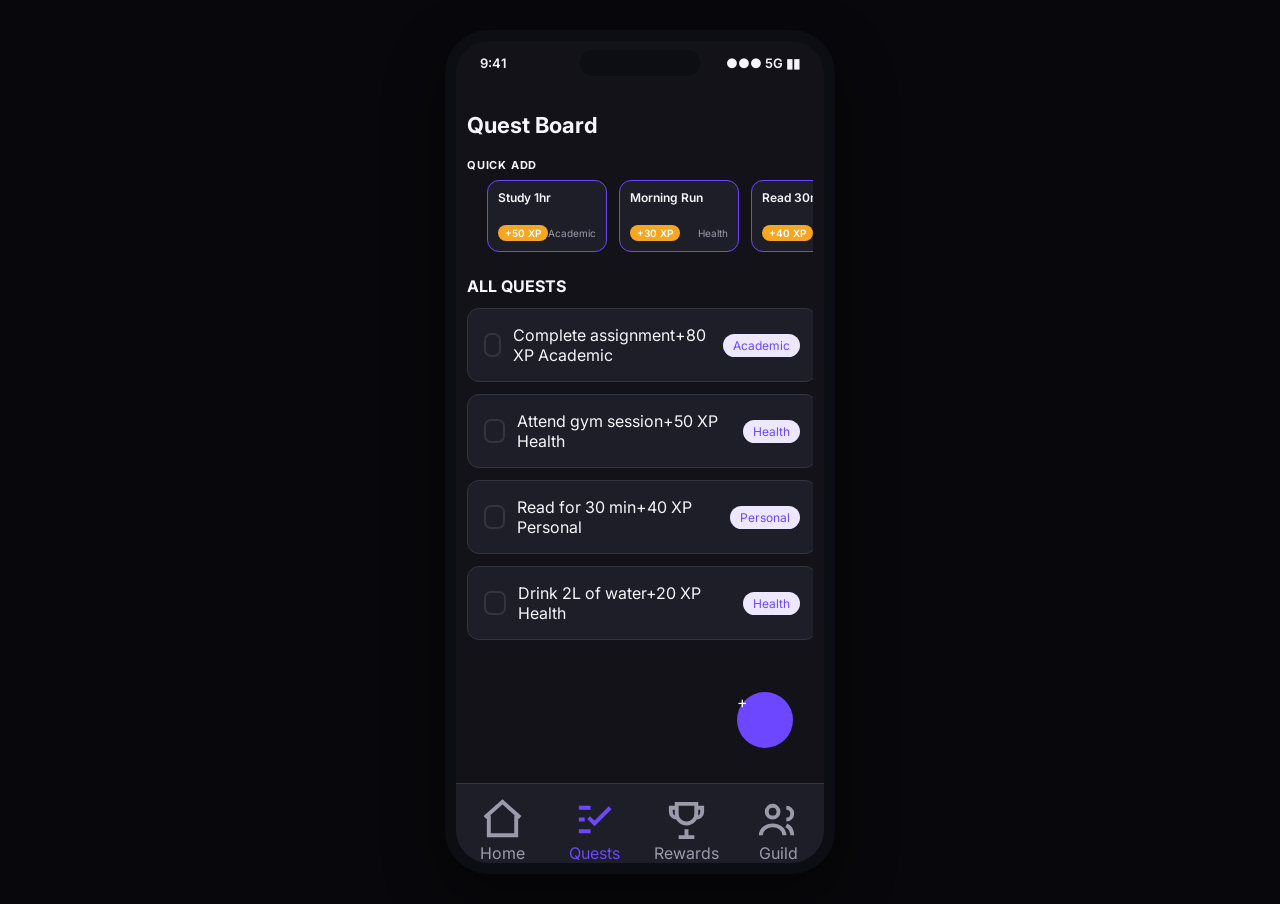
<file: screens/01_N1_Shortcuts.html>
<!DOCTYPE html>
<html lang="en">
<head>
<meta charset="UTF-8">
<meta name="viewport" content="width=device-width, initial-scale=1.0">
<title>LevelUpLife - Hi-Fi Prototype Screens</title>
<link rel="preconnect" href="https://fonts.googleapis.com">
<link rel="preconnect" href="https://fonts.gstatic.com" crossorigin>
<link href="https://fonts.googleapis.com/css2?family=Inter:wght@400;500;600;700&display=swap" rel="stylesheet">
<link rel="stylesheet" href="../styles.css">
</head><body style='background:#08080C;padding:30px;display:flex;justify-content:center;'><div class='board' style='padding:0;'><div class='screen-wrap'>
<div class="screen-wrap">
  <div class="phone" id="N1">
    <div class="notch"></div>
    <div class="statusbar"><span>9:41</span><span class="right">●●● 5G ▮▮</span></div>
    <div class="scr">
      <div class="pad" style="padding-top:16px;">
        <div class="title">Quest Board</div>
        <div class="sec-label" style="margin-top:20px;">QUICK ADD</div>
      </div>
      <!-- quick add row -->
      <div style="display:flex;gap:12px;overflow:hidden;padding:8px 20px 0;height:88px;">
        <div style="width:120px;height:72px;background:var(--surface);border:1.5px solid var(--purple-500);border-radius:12px;padding:10px;display:flex;flex-direction:column;justify-content:space-between;flex:none;">
          <div style="font-size:12px;font-weight:600;line-height:1.2;">Study 1hr</div>
          <div style="display:flex;justify-content:space-between;align-items:center;">
            <span style="background:var(--gold-400);color:#fff;font-size:10px;font-weight:600;padding:2px 7px;border-radius:10px;">+50 XP</span>
            <span style="font-size:10px;color:var(--text-secondary);">Academic</span>
          </div>
        </div>
        <div style="width:120px;height:72px;background:var(--surface);border:1.5px solid var(--purple-500);border-radius:12px;padding:10px;display:flex;flex-direction:column;justify-content:space-between;flex:none;">
          <div style="font-size:12px;font-weight:600;line-height:1.2;">Morning Run</div>
          <div style="display:flex;justify-content:space-between;align-items:center;">
            <span style="background:var(--gold-400);color:#fff;font-size:10px;font-weight:600;padding:2px 7px;border-radius:10px;">+30 XP</span>
            <span style="font-size:10px;color:var(--text-secondary);">Health</span>
          </div>
        </div>
        <div style="width:120px;height:72px;background:var(--surface);border:1.5px solid var(--purple-500);border-radius:12px;padding:10px;display:flex;flex-direction:column;justify-content:space-between;flex:none;">
          <div style="font-size:12px;font-weight:600;line-height:1.2;">Read 30min</div>
          <div style="display:flex;justify-content:space-between;align-items:center;">
            <span style="background:var(--gold-400);color:#fff;font-size:10px;font-weight:600;padding:2px 7px;border-radius:10px;">+40 XP</span>
            <span style="font-size:10px;color:var(--text-secondary);">Personal</span>
          </div>
        </div>
      </div>
      <div class="pad" style="margin-top:16px;"><div class="divider"></div></div>
      <div class="pad" style="margin-top:16px;"><div class="sec-header">ALL QUESTS</div></div>
      <div style="display:flex;flex-direction:column;gap:12px;margin-top:12px;">
        <div class="quest-card"><div class="checkbox"></div><div class="qc-mid"><span class="body-strong">Complete assignment</span><span class="qc-xp"><span class="gold">+80 XP</span> <span class="caption">Academic</span></span></div><span class="tag">Academic</span></div>
        <div class="quest-card"><div class="checkbox"></div><div class="qc-mid"><span class="body-strong">Attend gym session</span><span class="qc-xp"><span class="gold">+50 XP</span> <span class="caption">Health</span></span></div><span class="tag">Health</span></div>
        <div class="quest-card"><div class="checkbox"></div><div class="qc-mid"><span class="body-strong">Read for 30 min</span><span class="qc-xp"><span class="gold">+40 XP</span> <span class="caption">Personal</span></span></div><span class="tag">Personal</span></div>
        <div class="quest-card"><div class="checkbox"></div><div class="qc-mid"><span class="body-strong">Drink 2L of water</span><span class="qc-xp"><span class="gold">+20 XP</span> <span class="caption">Health</span></span></div><span class="tag">Health</span></div>
      </div>
      <div class="fab">+</div>
    </div>
    <div class="navbar">
      <div class="nav-tab"><svg viewBox="0 0 24 24" fill="none" stroke="currentColor" stroke-width="2"><path d="M3 11l9-8 9 8M5 10v10h14V10"/></svg><span>Home</span></div>
      <div class="nav-tab active"><svg viewBox="0 0 24 24" fill="none" stroke="currentColor" stroke-width="2"><path d="M9 11l3 3 8-8M4 6h6M4 12h3M4 18h6"/></svg><span>Quests</span></div>
      <div class="nav-tab"><svg viewBox="0 0 24 24" fill="none" stroke="currentColor" stroke-width="2"><path d="M8 21h8M12 17v4M7 4h10v5a5 5 0 01-10 0V4zM7 6H4v2a3 3 0 003 3M17 6h3v2a3 3 0 01-3 3"/></svg><span>Rewards</span></div>
      <div class="nav-tab"><svg viewBox="0 0 24 24" fill="none" stroke="currentColor" stroke-width="2"><circle cx="9" cy="8" r="3"/><path d="M3 20c0-3 3-5 6-5s6 2 6 5M16 6a3 3 0 010 6M19 20c0-2-1-4-3-5"/></svg><span>Guild</span></div>
    </div>
  </div>
  
</div>

</div></div></body></html>
</file>
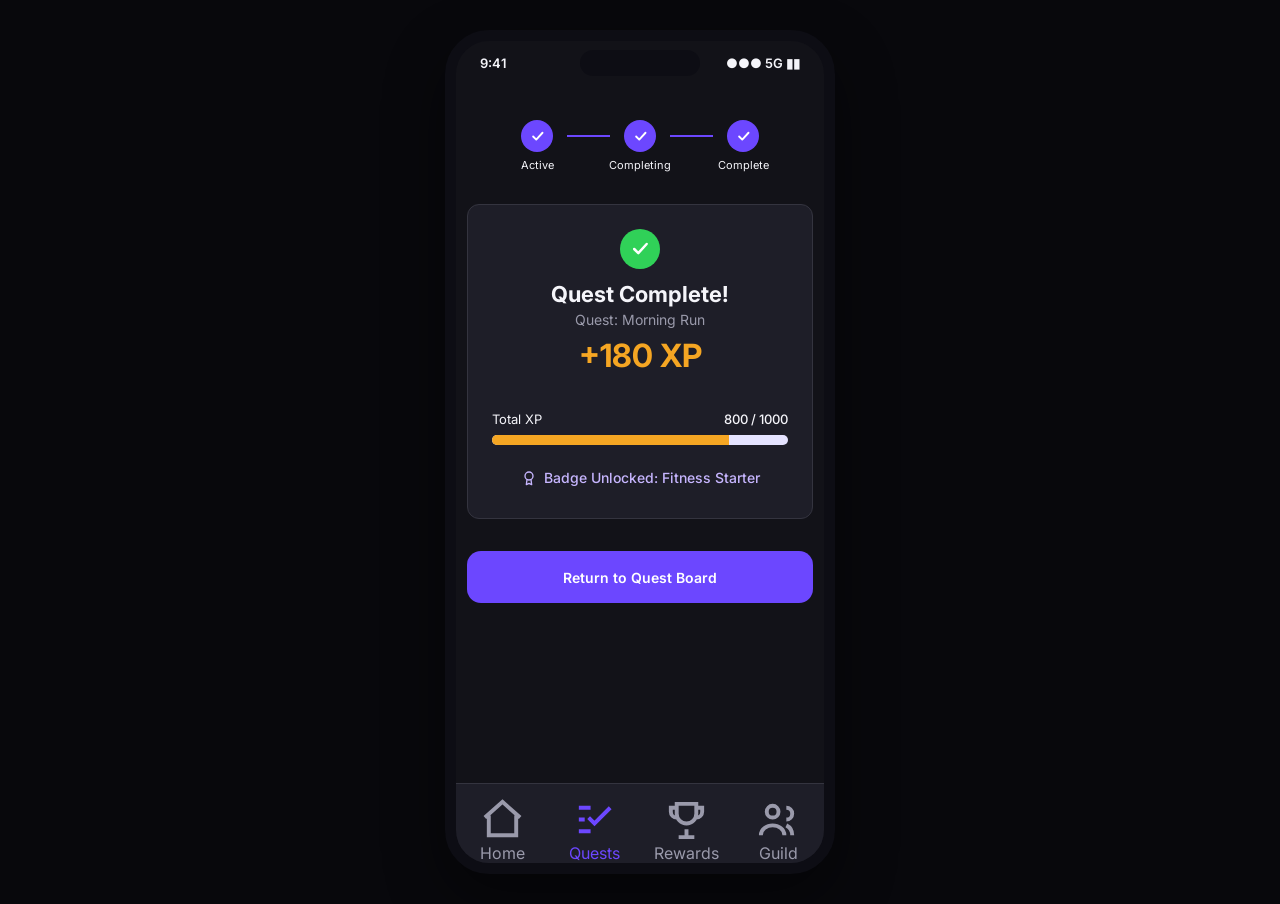
<file: screens/02_N2_Closure.html>
<!DOCTYPE html>
<html lang="en">
<head>
<meta charset="UTF-8">
<meta name="viewport" content="width=device-width, initial-scale=1.0">
<title>LevelUpLife - Hi-Fi Prototype Screens</title>
<link rel="preconnect" href="https://fonts.googleapis.com">
<link rel="preconnect" href="https://fonts.gstatic.com" crossorigin>
<link href="https://fonts.googleapis.com/css2?family=Inter:wght@400;500;600;700&display=swap" rel="stylesheet">
<link rel="stylesheet" href="../styles.css">
</head><body style='background:#08080C;padding:30px;display:flex;justify-content:center;'><div class='board' style='padding:0;'><div class='screen-wrap'>
<div class="screen-wrap">
  <div class="phone" id="N2">
    <div class="notch"></div>
    <div class="statusbar"><span>9:41</span><span class="right">●●● 5G ▮▮</span></div>
    <div class="scr">
      <!-- stepper -->
      <div style="display:flex;align-items:flex-start;justify-content:center;margin-top:24px;padding:0 40px;">
        <div style="display:flex;flex-direction:column;align-items:center;width:60px;">
          <div style="width:32px;height:32px;border-radius:50%;background:var(--purple-500);display:flex;align-items:center;justify-content:center;"><svg width="15" height="15" viewBox="0 0 24 24" fill="none" stroke="#fff" stroke-width="3" stroke-linecap="round" stroke-linejoin="round"><path d="M5 12l5 5L20 6"/></svg></div>
          <span style="font-size:11px;margin-top:6px;color:var(--text-primary);">Active</span>
        </div>
        <div style="height:32px;display:flex;align-items:center;flex:1;"><div style="height:2px;background:var(--purple-500);width:100%;"></div></div>
        <div style="display:flex;flex-direction:column;align-items:center;width:60px;">
          <div style="width:32px;height:32px;border-radius:50%;background:var(--purple-500);display:flex;align-items:center;justify-content:center;"><svg width="15" height="15" viewBox="0 0 24 24" fill="none" stroke="#fff" stroke-width="3" stroke-linecap="round" stroke-linejoin="round"><path d="M5 12l5 5L20 6"/></svg></div>
          <span style="font-size:11px;margin-top:6px;color:var(--text-primary);">Completing</span>
        </div>
        <div style="height:32px;display:flex;align-items:center;flex:1;"><div style="height:2px;background:var(--purple-500);width:100%;"></div></div>
        <div style="display:flex;flex-direction:column;align-items:center;width:60px;">
          <div style="width:32px;height:32px;border-radius:50%;background:var(--purple-500);display:flex;align-items:center;justify-content:center;"><svg width="15" height="15" viewBox="0 0 24 24" fill="none" stroke="#fff" stroke-width="3" stroke-linecap="round" stroke-linejoin="round"><path d="M5 12l5 5L20 6"/></svg></div>
          <span style="font-size:11px;margin-top:6px;color:var(--text-primary);">Complete</span>
        </div>
      </div>
      <!-- completion card -->
      <div class="pad" style="margin-top:32px;">
        <div style="background:var(--surface);border:1px solid var(--border);border-radius:12px;box-shadow:var(--shadow);padding:24px;display:flex;flex-direction:column;align-items:center;">
          <div style="width:40px;height:40px;border-radius:50%;background:var(--success);display:flex;align-items:center;justify-content:center;"><svg width="20" height="20" viewBox="0 0 24 24" fill="none" stroke="#fff" stroke-width="3" stroke-linecap="round" stroke-linejoin="round"><path d="M5 12l5 5L20 6"/></svg></div>
          <div style="font-size:22px;font-weight:700;margin-top:12px;">Quest Complete!</div>
          <div style="font-size:14px;color:var(--text-secondary);margin-top:4px;">Quest: Morning Run</div>
          <div style="font-size:32px;font-weight:700;color:var(--gold-400);margin-top:8px;">+180 XP</div>
          <div class="divider" style="margin:18px 0;"></div>
          <div style="width:100%;font-size:13px;color:var(--text-primary);display:flex;justify-content:space-between;margin-bottom:8px;"><span>Total XP</span><span style="font-weight:500;">800 / 1000</span></div>
          <div class="xpbar" style="width:100%;"><div class="fill" style="width:80%;"></div></div>
          <div style="background:var(--purple-tint);color:#C7B6FF;font-size:14px;font-weight:500;padding:8px 14px;border-radius:20px;margin-top:16px;display:inline-flex;align-items:center;gap:7px;"><svg width="16" height="16" viewBox="0 0 24 24" fill="none" stroke="#C7B6FF" stroke-width="2" stroke-linecap="round" stroke-linejoin="round"><circle cx="12" cy="9" r="6"/><path d="M9 14.5L8 22l4-2 4 2-1-7.5"/></svg>Badge Unlocked: Fitness Starter</div>
        </div>
        <div class="btn btn-primary" style="margin-top:32px;">Return to Quest Board</div>
      </div>
    </div>
    <div class="navbar">
      <div class="nav-tab"><svg viewBox="0 0 24 24" fill="none" stroke="currentColor" stroke-width="2"><path d="M3 11l9-8 9 8M5 10v10h14V10"/></svg><span>Home</span></div>
      <div class="nav-tab active"><svg viewBox="0 0 24 24" fill="none" stroke="currentColor" stroke-width="2"><path d="M9 11l3 3 8-8M4 6h6M4 12h3M4 18h6"/></svg><span>Quests</span></div>
      <div class="nav-tab"><svg viewBox="0 0 24 24" fill="none" stroke="currentColor" stroke-width="2"><path d="M8 21h8M12 17v4M7 4h10v5a5 5 0 01-10 0V4zM7 6H4v2a3 3 0 003 3M17 6h3v2a3 3 0 01-3 3"/></svg><span>Rewards</span></div>
      <div class="nav-tab"><svg viewBox="0 0 24 24" fill="none" stroke="currentColor" stroke-width="2"><circle cx="9" cy="8" r="3"/><path d="M3 20c0-3 3-5 6-5s6 2 6 5M16 6a3 3 0 010 6M19 20c0-2-1-4-3-5"/></svg><span>Guild</span></div>
    </div>
  </div>
  
</div>

</div></div></body></html>
</file>
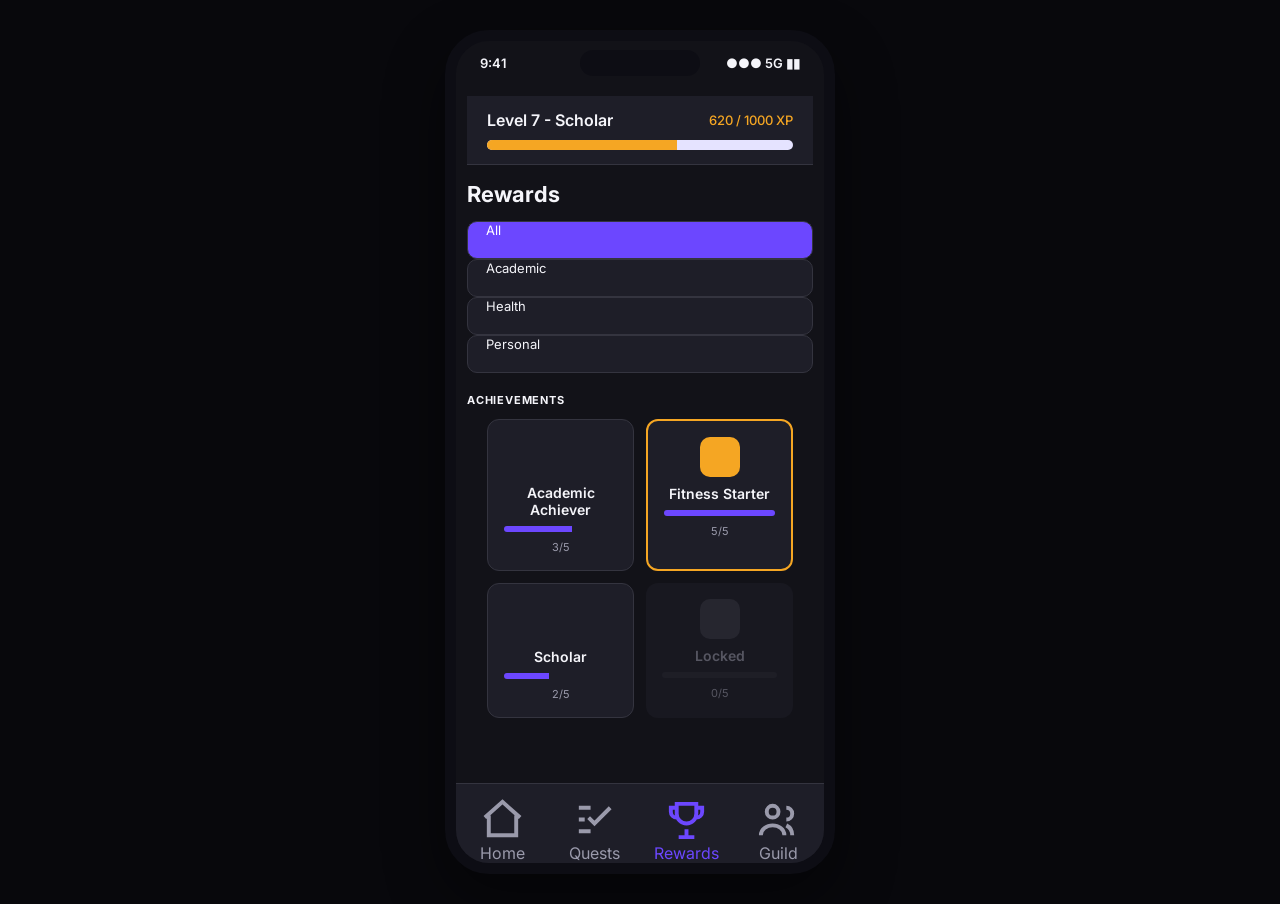
<file: screens/03_N3_MemoryLoad.html>
<!DOCTYPE html>
<html lang="en">
<head>
<meta charset="UTF-8">
<meta name="viewport" content="width=device-width, initial-scale=1.0">
<title>LevelUpLife - Hi-Fi Prototype Screens</title>
<link rel="preconnect" href="https://fonts.googleapis.com">
<link rel="preconnect" href="https://fonts.gstatic.com" crossorigin>
<link href="https://fonts.googleapis.com/css2?family=Inter:wght@400;500;600;700&display=swap" rel="stylesheet">
<link rel="stylesheet" href="../styles.css">
</head><body style='background:#08080C;padding:30px;display:flex;justify-content:center;'><div class='board' style='padding:0;'><div class='screen-wrap'>
<div class="screen-wrap">
  <div class="phone" id="N3">
    <div class="notch"></div>
    <div class="statusbar"><span>9:41</span><span class="right">●●● 5G ▮▮</span></div>
    <div class="scr">
      <!-- persistent XP header, flush -->
      <div style="background:var(--surface);border-bottom:1px solid var(--border);box-shadow:var(--shadow);padding:14px 20px;">
        <div style="display:flex;justify-content:space-between;align-items:center;">
          <span style="font-size:16px;font-weight:600;">Level 7 - Scholar</span>
          <span style="font-size:13px;font-weight:500;color:var(--gold-400);">620 / 1000 XP</span>
        </div>
        <div class="xpbar" style="width:100%;margin-top:10px;"><div class="fill" style="width:62%;"></div></div>
      </div>
      <div class="pad" style="margin-top:16px;"><div class="title">Rewards</div></div>
      <div class="pad filter-row" style="margin-top:14px;">
        <div class="pill active">All</div><div class="pill">Academic</div><div class="pill">Health</div><div class="pill">Personal</div>
      </div>
      <div class="pad" style="margin-top:20px;"><div class="sec-label">ACHIEVEMENTS</div></div>
      <!-- badge grid -->
      <div style="display:grid;grid-template-columns:1fr 1fr;gap:12px;padding:12px 20px 0;">
        <div style="background:var(--surface);border:1px solid var(--border);border-radius:12px;box-shadow:var(--shadow);padding:16px;display:flex;flex-direction:column;align-items:center;gap:8px;">
          <div style="width:40px;height:40px;border-radius:10px;background:var(--purple-tint);"></div>
          <div style="font-size:14px;font-weight:600;text-align:center;">Academic Achiever</div>
          <div class="xpbar" style="width:100%;height:6px;background:var(--purple-tint);"><div class="fill" style="width:60%;background:var(--purple-500);"></div></div>
          <div style="font-size:11px;color:var(--text-secondary);">3/5</div>
        </div>
        <div style="background:var(--surface);border-radius:12px;box-shadow:var(--shadow);padding:16px;display:flex;flex-direction:column;align-items:center;gap:8px;border:2px solid var(--gold-400);">
          <div style="width:40px;height:40px;border-radius:10px;background:var(--gold-400);"></div>
          <div style="font-size:14px;font-weight:600;text-align:center;">Fitness Starter</div>
          <div class="xpbar" style="width:100%;height:6px;background:var(--purple-tint);"><div class="fill" style="width:100%;background:var(--purple-500);"></div></div>
          <div style="font-size:11px;color:var(--text-secondary);">5/5</div>
        </div>
        <div style="background:var(--surface);border:1px solid var(--border);border-radius:12px;box-shadow:var(--shadow);padding:16px;display:flex;flex-direction:column;align-items:center;gap:8px;">
          <div style="width:40px;height:40px;border-radius:10px;background:var(--purple-tint);"></div>
          <div style="font-size:14px;font-weight:600;text-align:center;">Scholar</div>
          <div class="xpbar" style="width:100%;height:6px;background:var(--purple-tint);"><div class="fill" style="width:40%;background:var(--purple-500);"></div></div>
          <div style="font-size:11px;color:var(--text-secondary);">2/5</div>
        </div>
        <div style="background:var(--surface);border-radius:12px;box-shadow:var(--shadow);padding:16px;display:flex;flex-direction:column;align-items:center;gap:8px;opacity:.5;">
          <div style="width:40px;height:40px;border-radius:10px;background:#3A3A46;"></div>
          <div style="font-size:14px;font-weight:600;text-align:center;color:var(--text-secondary);">Locked</div>
          <div class="xpbar" style="width:100%;height:6px;background:#2A2A34;"><div class="fill" style="width:0%;"></div></div>
          <div style="font-size:11px;color:var(--text-secondary);">0/5</div>
        </div>
      </div>
    </div>
    <div class="navbar">
      <div class="nav-tab"><svg viewBox="0 0 24 24" fill="none" stroke="currentColor" stroke-width="2"><path d="M3 11l9-8 9 8M5 10v10h14V10"/></svg><span>Home</span></div>
      <div class="nav-tab"><svg viewBox="0 0 24 24" fill="none" stroke="currentColor" stroke-width="2"><path d="M9 11l3 3 8-8M4 6h6M4 12h3M4 18h6"/></svg><span>Quests</span></div>
      <div class="nav-tab active"><svg viewBox="0 0 24 24" fill="none" stroke="currentColor" stroke-width="2"><path d="M8 21h8M12 17v4M7 4h10v5a5 5 0 01-10 0V4zM7 6H4v2a3 3 0 003 3M17 6h3v2a3 3 0 01-3 3"/></svg><span>Rewards</span></div>
      <div class="nav-tab"><svg viewBox="0 0 24 24" fill="none" stroke="currentColor" stroke-width="2"><circle cx="9" cy="8" r="3"/><path d="M3 20c0-3 3-5 6-5s6 2 6 5M16 6a3 3 0 010 6M19 20c0-2-1-4-3-5"/></svg><span>Guild</span></div>
    </div>
  </div>
  
</div>

</div></div></body></html>
</file>
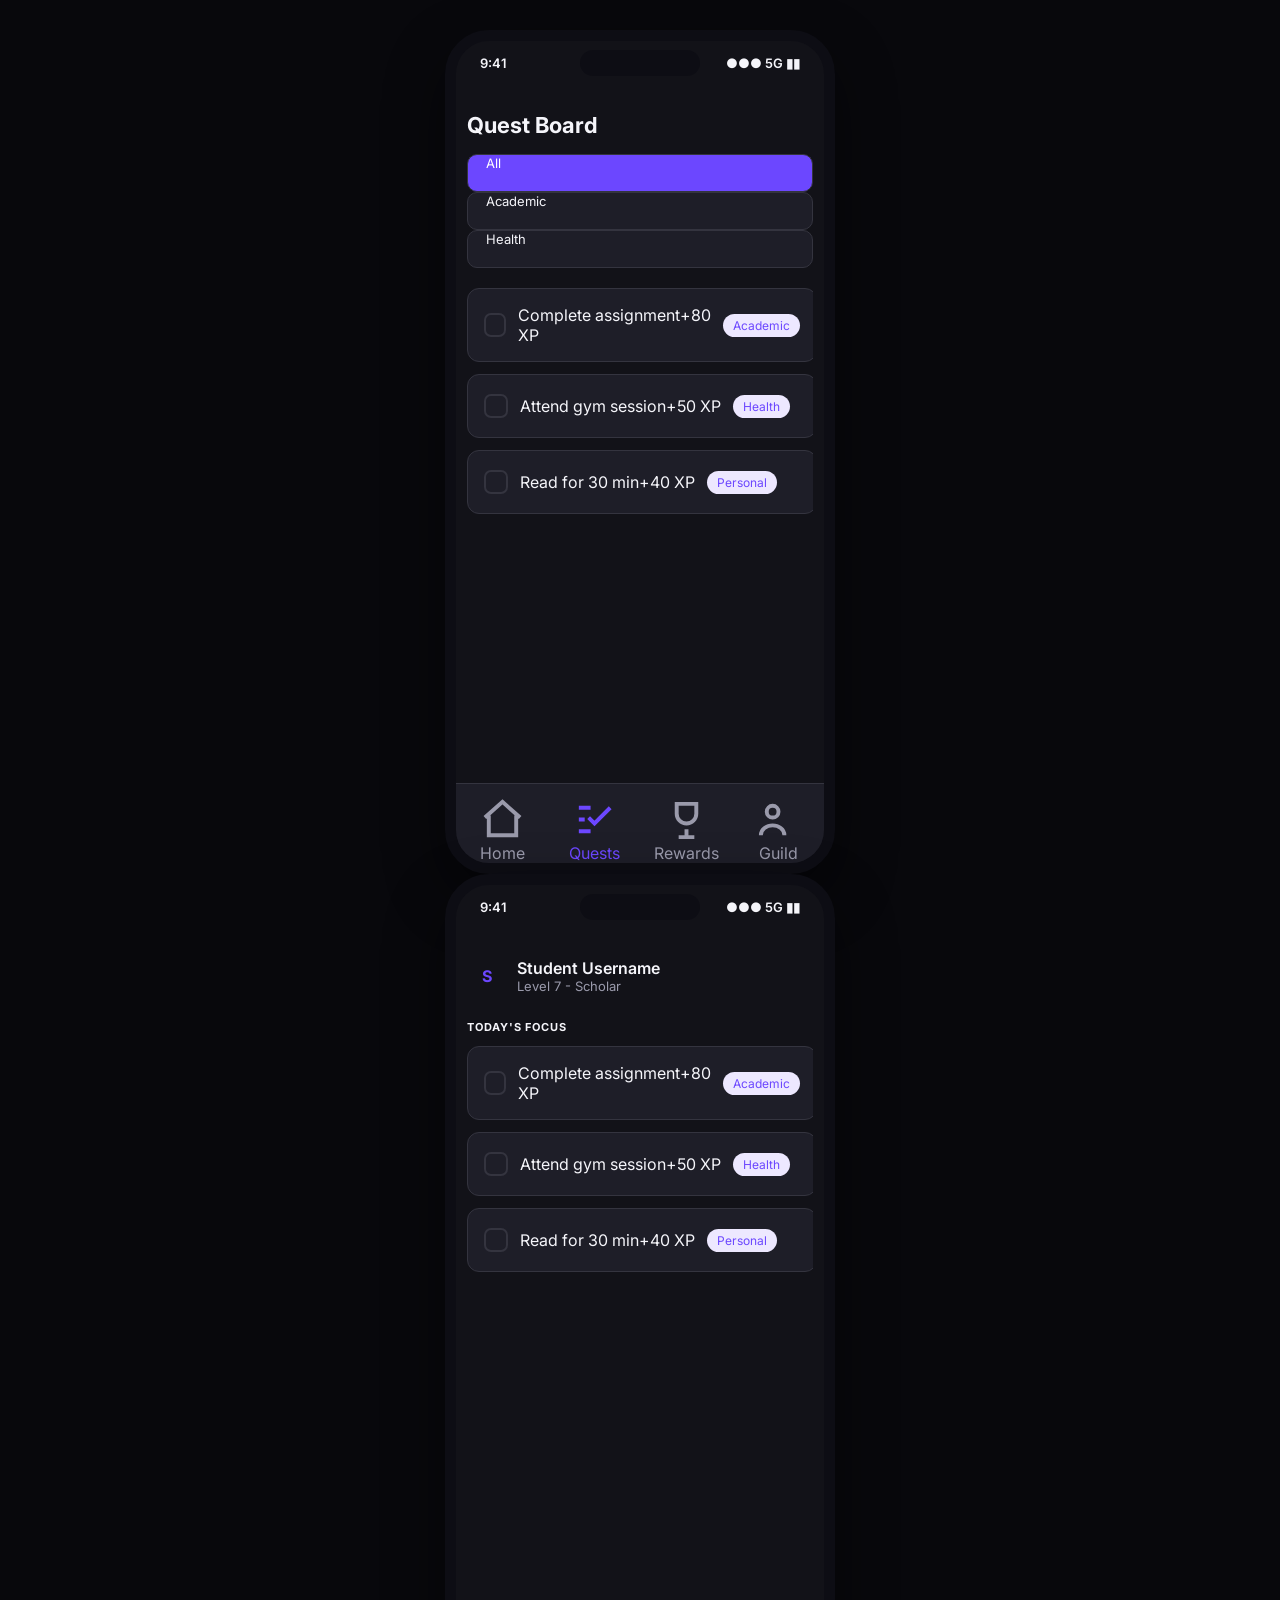
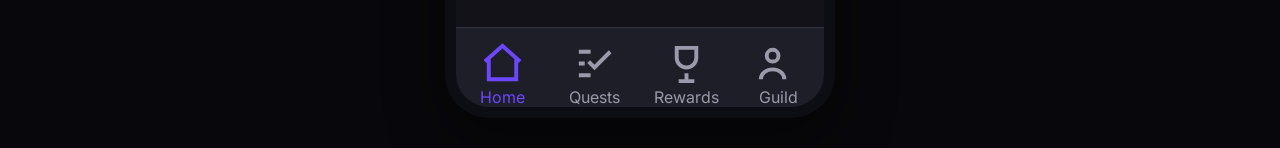
<file: screens/04_N4_Consistency.html>
<!DOCTYPE html>
<html lang="en">
<head>
<meta charset="UTF-8">
<meta name="viewport" content="width=device-width, initial-scale=1.0">
<title>LevelUpLife - Hi-Fi Prototype Screens</title>
<link rel="preconnect" href="https://fonts.googleapis.com">
<link rel="preconnect" href="https://fonts.gstatic.com" crossorigin>
<link href="https://fonts.googleapis.com/css2?family=Inter:wght@400;500;600;700&display=swap" rel="stylesheet">
<link rel="stylesheet" href="../styles.css">
</head><body style='background:#08080C;padding:30px;display:flex;justify-content:center;'><div class='board' style='padding:0;'><div class='screen-wrap'>
<div class="screen-wrap">
  <div class="pair">
    <!-- Frame A Quest Board -->
    <div class="phone small" id="N4A">
      <div class="notch"></div>
      <div class="statusbar"><span>9:41</span><span class="right">●●● 5G ▮▮</span></div>
      <div class="scr">
        <div class="pad" style="padding-top:16px;"><div class="title">Quest Board</div></div>
        <div class="pad filter-row" style="margin-top:16px;"><div class="pill active">All</div><div class="pill">Academic</div><div class="pill">Health</div></div>
        <div style="display:flex;flex-direction:column;gap:12px;margin-top:20px;">
          <div class="quest-card"><div class="checkbox"></div><div class="qc-mid"><span class="body-strong">Complete assignment</span><span class="qc-xp"><span class="gold">+80 XP</span></span></div><span class="tag">Academic</span></div>
          <div class="quest-card"><div class="checkbox checked"></div><div class="qc-mid"><span class="body-strong">Attend gym session</span><span class="qc-xp"><span class="gold">+50 XP</span></span></div><span class="tag">Health</span></div>
          <div class="quest-card"><div class="checkbox"></div><div class="qc-mid"><span class="body-strong">Read for 30 min</span><span class="qc-xp"><span class="gold">+40 XP</span></span></div><span class="tag">Personal</span></div>
        </div>
      </div>
      <div class="navbar">
        <div class="nav-tab"><svg viewBox="0 0 24 24" fill="none" stroke="currentColor" stroke-width="2"><path d="M3 11l9-8 9 8M5 10v10h14V10"/></svg><span>Home</span></div>
        <div class="nav-tab active"><svg viewBox="0 0 24 24" fill="none" stroke="currentColor" stroke-width="2"><path d="M9 11l3 3 8-8M4 6h6M4 12h3M4 18h6"/></svg><span>Quests</span></div>
        <div class="nav-tab"><svg viewBox="0 0 24 24" fill="none" stroke="currentColor" stroke-width="2"><path d="M8 21h8M12 17v4M7 4h10v5a5 5 0 01-10 0V4z"/></svg><span>Rewards</span></div>
        <div class="nav-tab"><svg viewBox="0 0 24 24" fill="none" stroke="currentColor" stroke-width="2"><circle cx="9" cy="8" r="3"/><path d="M3 20c0-3 3-5 6-5s6 2 6 5"/></svg><span>Guild</span></div>
      </div>
    </div>
    <!-- Frame B Home -->
    <div class="phone small" id="N4B">
      <div class="notch"></div>
      <div class="statusbar"><span>9:41</span><span class="right">●●● 5G ▮▮</span></div>
      <div class="scr">
        <div class="pad" style="padding-top:16px;display:flex;align-items:center;gap:10px;">
          <div style="width:40px;height:40px;border-radius:50%;background:var(--purple-tint);display:flex;align-items:center;justify-content:center;color:var(--purple-500);font-weight:700;">S</div>
          <div><div style="font-size:16px;font-weight:600;">Student Username</div><div style="font-size:13px;color:var(--text-secondary);">Level 7 - Scholar</div></div>
        </div>
        <div class="pad" style="margin-top:24px;"><div class="sec-label">TODAY'S FOCUS</div></div>
        <div style="display:flex;flex-direction:column;gap:12px;margin-top:12px;">
          <div class="quest-card"><div class="checkbox"></div><div class="qc-mid"><span class="body-strong">Complete assignment</span><span class="qc-xp"><span class="gold">+80 XP</span></span></div><span class="tag">Academic</span></div>
          <div class="quest-card"><div class="checkbox"></div><div class="qc-mid"><span class="body-strong">Attend gym session</span><span class="qc-xp"><span class="gold">+50 XP</span></span></div><span class="tag">Health</span></div>
          <div class="quest-card"><div class="checkbox"></div><div class="qc-mid"><span class="body-strong">Read for 30 min</span><span class="qc-xp"><span class="gold">+40 XP</span></span></div><span class="tag">Personal</span></div>
        </div>
      </div>
      <div class="navbar">
        <div class="nav-tab active"><svg viewBox="0 0 24 24" fill="none" stroke="currentColor" stroke-width="2"><path d="M3 11l9-8 9 8M5 10v10h14V10"/></svg><span>Home</span></div>
        <div class="nav-tab"><svg viewBox="0 0 24 24" fill="none" stroke="currentColor" stroke-width="2"><path d="M9 11l3 3 8-8M4 6h6M4 12h3M4 18h6"/></svg><span>Quests</span></div>
        <div class="nav-tab"><svg viewBox="0 0 24 24" fill="none" stroke="currentColor" stroke-width="2"><path d="M8 21h8M12 17v4M7 4h10v5a5 5 0 01-10 0V4z"/></svg><span>Rewards</span></div>
        <div class="nav-tab"><svg viewBox="0 0 24 24" fill="none" stroke="currentColor" stroke-width="2"><circle cx="9" cy="8" r="3"/><path d="M3 20c0-3 3-5 6-5s6 2 6 5"/></svg><span>Guild</span></div>
      </div>
    </div>
  </div>
  </div>

</div></div></body></html>
</file>
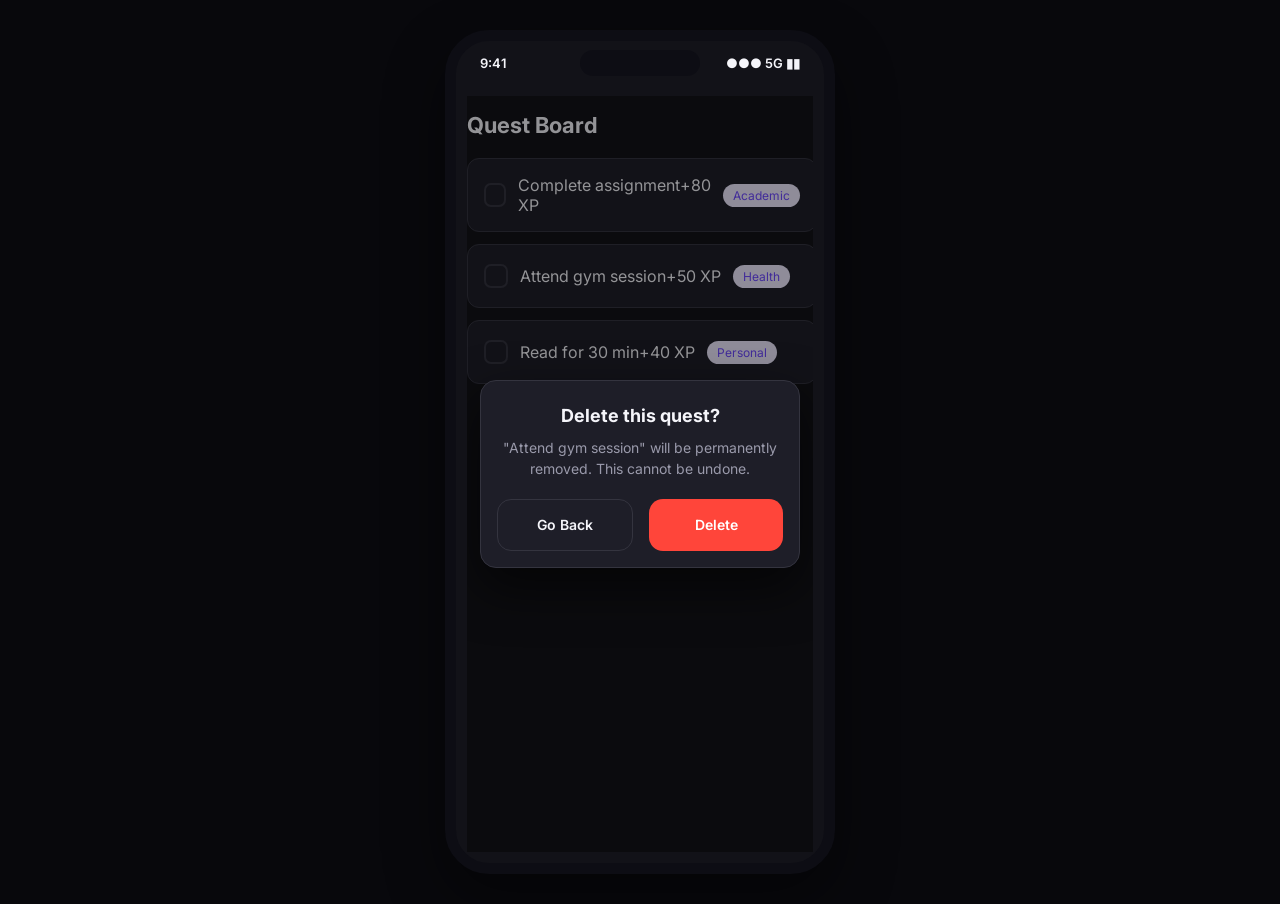
<file: screens/05_N5_PreventErrors.html>
<!DOCTYPE html>
<html lang="en">
<head>
<meta charset="UTF-8">
<meta name="viewport" content="width=device-width, initial-scale=1.0">
<title>LevelUpLife - Hi-Fi Prototype Screens</title>
<link rel="preconnect" href="https://fonts.googleapis.com">
<link rel="preconnect" href="https://fonts.gstatic.com" crossorigin>
<link href="https://fonts.googleapis.com/css2?family=Inter:wght@400;500;600;700&display=swap" rel="stylesheet">
<link rel="stylesheet" href="../styles.css">
</head><body style='background:#08080C;padding:30px;display:flex;justify-content:center;'><div class='board' style='padding:0;'><div class='screen-wrap'>
<div class="screen-wrap">
  <div class="phone" id="N5">
    <div class="notch"></div>
    <div class="statusbar"><span>9:41</span><span class="right">●●● 5G ▮▮</span></div>
    <div class="scr">
      <!-- dimmed quest board bg -->
      <div class="pad" style="padding-top:16px;"><div class="title">Quest Board</div></div>
      <div style="display:flex;flex-direction:column;gap:12px;margin-top:20px;">
        <div class="quest-card"><div class="checkbox"></div><div class="qc-mid"><span class="body-strong">Complete assignment</span><span class="qc-xp"><span class="gold">+80 XP</span></span></div><span class="tag">Academic</span></div>
        <div class="quest-card"><div class="checkbox"></div><div class="qc-mid"><span class="body-strong">Attend gym session</span><span class="qc-xp"><span class="gold">+50 XP</span></span></div><span class="tag">Health</span></div>
        <div class="quest-card"><div class="checkbox"></div><div class="qc-mid"><span class="body-strong">Read for 30 min</span><span class="qc-xp"><span class="gold">+40 XP</span></span></div><span class="tag">Personal</span></div>
      </div>
      <!-- dim overlay -->
      <div style="position:absolute;inset:0;background:rgba(0,0,0,.4);display:flex;align-items:center;justify-content:center;">
        <div style="width:320px;background:var(--surface);border:1px solid var(--border);border-radius:16px;box-shadow:0 20px 50px rgba(0,0,0,.6);padding:24px 16px 16px;display:flex;flex-direction:column;align-items:center;">
          <div style="font-size:18px;font-weight:700;text-align:center;">Delete this quest?</div>
          <div style="font-size:14px;color:var(--text-secondary);text-align:center;margin-top:12px;line-height:1.45;padding:0 4px;">"Attend gym session" will be permanently removed. This cannot be undone.</div>
          <div style="display:flex;gap:16px;margin-top:20px;width:100%;">
            <div class="btn btn-ghost" style="flex:1;width:auto;">Go Back</div>
            <div class="btn btn-danger" style="flex:1;border-radius:14px;">Delete</div>
          </div>
        </div>
      </div>
    </div>
  </div>
  </div>

</div></div></body></html>
</file>
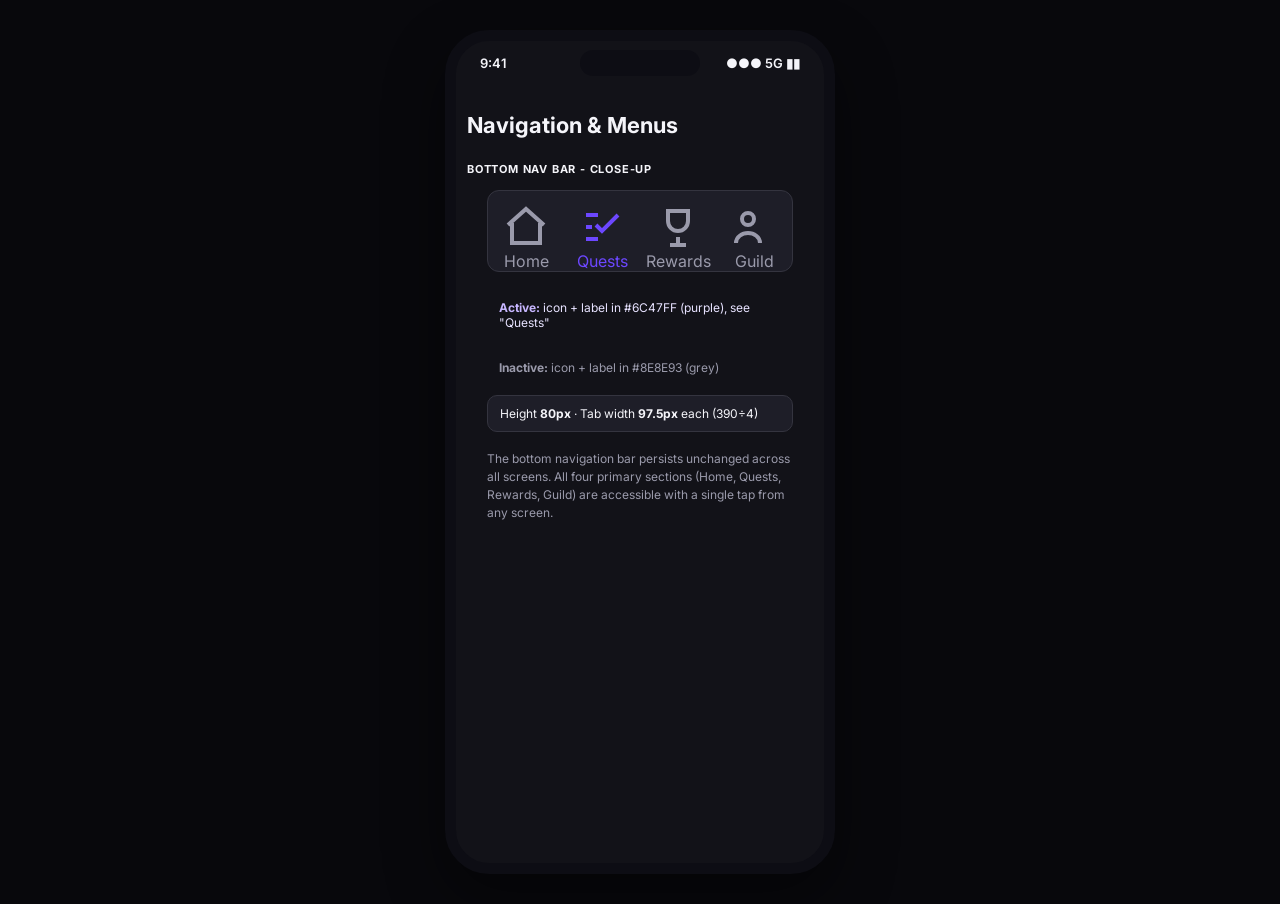
<file: screens/06_NAV_Navigation.html>
<!DOCTYPE html>
<html lang="en">
<head>
<meta charset="UTF-8">
<meta name="viewport" content="width=device-width, initial-scale=1.0">
<title>LevelUpLife - Hi-Fi Prototype Screens</title>
<link rel="preconnect" href="https://fonts.googleapis.com">
<link rel="preconnect" href="https://fonts.gstatic.com" crossorigin>
<link href="https://fonts.googleapis.com/css2?family=Inter:wght@400;500;600;700&display=swap" rel="stylesheet">
<link rel="stylesheet" href="../styles.css">
</head><body style='background:#08080C;padding:30px;display:flex;justify-content:center;'><div class='board' style='padding:0;'><div class='screen-wrap'>
<div class="screen-wrap">
  <div class="phone" id="NAV">
    <div class="notch"></div>
    <div class="statusbar"><span>9:41</span><span class="right">●●● 5G ▮▮</span></div>
    <div class="scr">
      <div class="pad" style="padding-top:16px;"><div class="title">Navigation & Menus</div></div>
      <!-- nav closeup -->
      <div class="pad" style="margin-top:24px;"><div class="sec-label">BOTTOM NAV BAR - CLOSE-UP</div></div>
      <div style="margin:14px 20px 0;background:var(--surface);border:1px solid var(--border);border-radius:12px;overflow:hidden;">
        <div style="display:flex;height:80px;">
          <div class="nav-tab"><svg viewBox="0 0 24 24" fill="none" stroke="currentColor" stroke-width="2"><path d="M3 11l9-8 9 8M5 10v10h14V10"/></svg><span>Home</span></div>
          <div class="nav-tab active"><svg viewBox="0 0 24 24" fill="none" stroke="currentColor" stroke-width="2"><path d="M9 11l3 3 8-8M4 6h6M4 12h3M4 18h6"/></svg><span>Quests</span></div>
          <div class="nav-tab"><svg viewBox="0 0 24 24" fill="none" stroke="currentColor" stroke-width="2"><path d="M8 21h8M12 17v4M7 4h10v5a5 5 0 01-10 0V4z"/></svg><span>Rewards</span></div>
          <div class="nav-tab"><svg viewBox="0 0 24 24" fill="none" stroke="currentColor" stroke-width="2"><circle cx="9" cy="8" r="3"/><path d="M3 20c0-3 3-5 6-5s6 2 6 5"/></svg><span>Guild</span></div>
        </div>
      </div>
      <!-- callouts -->
      <div style="margin:18px 20px 0;display:flex;flex-direction:column;gap:10px;">
        <div style="background:var(--purple-tint);border-radius:10px;padding:10px 12px;font-size:12px;color:#E7E2FF;"><b style="color:#C7B6FF;">Active:</b> icon + label in #6C47FF (purple), see "Quests"</div>
        <div style="background:var(--surface-2);border-radius:10px;padding:10px 12px;font-size:12px;color:var(--text-secondary);"><b>Inactive:</b> icon + label in #8E8E93 (grey)</div>
        <div style="background:var(--surface);border:1px solid var(--border);border-radius:10px;padding:10px 12px;font-size:12px;color:var(--text-primary);">Height <b>80px</b> · Tab width <b>97.5px</b> each (390÷4)</div>
      </div>
      <div style="margin:18px 20px 0;font-size:12px;color:var(--text-secondary);line-height:1.5;">The bottom navigation bar persists unchanged across all screens. All four primary sections (Home, Quests, Rewards, Guild) are accessible with a single tap from any screen.</div>
    </div>
  </div>
  
</div>

</div></div></body></html>
</file>
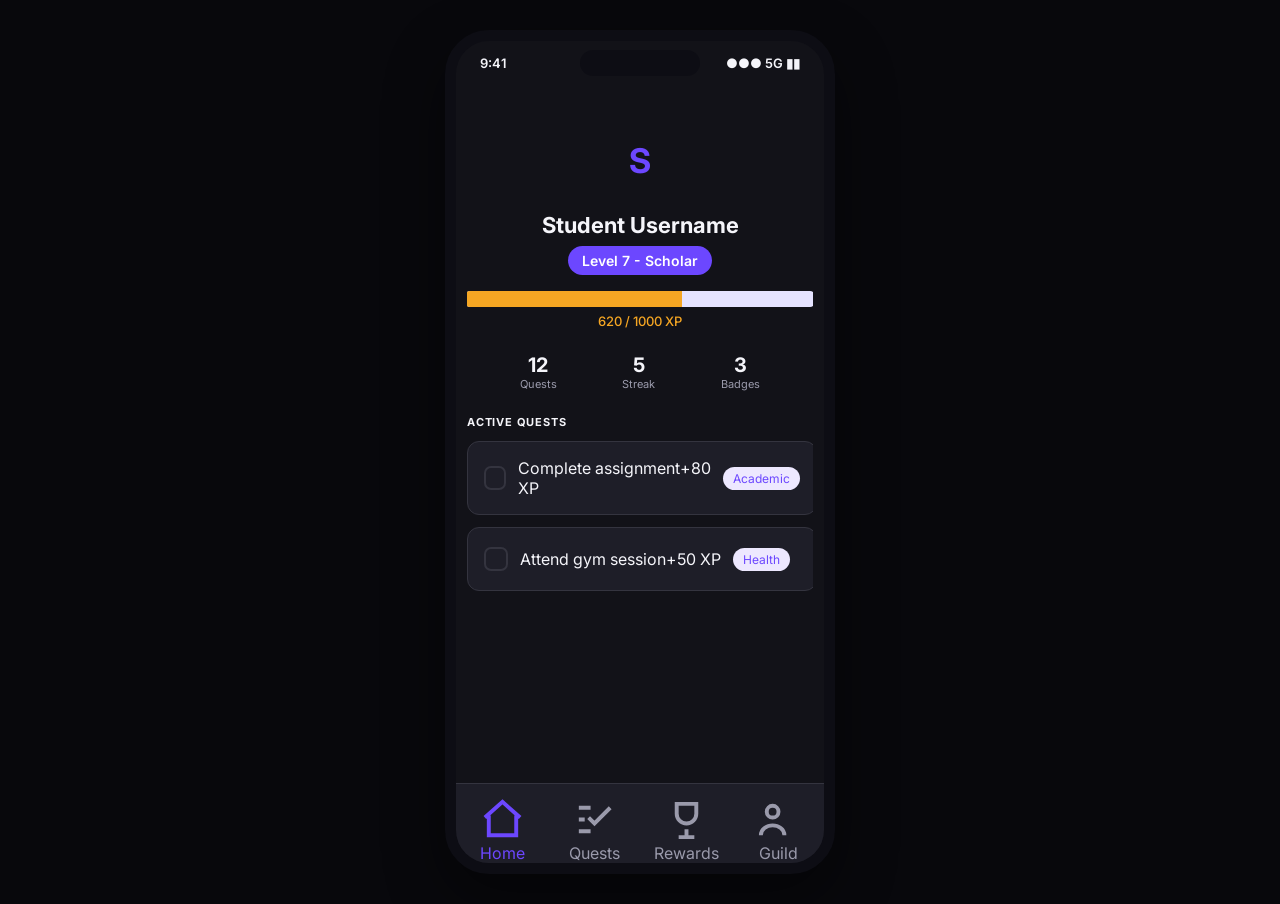
<file: screens/07_L1_Hierarchy.html>
<!DOCTYPE html>
<html lang="en">
<head>
<meta charset="UTF-8">
<meta name="viewport" content="width=device-width, initial-scale=1.0">
<title>LevelUpLife - Hi-Fi Prototype Screens</title>
<link rel="preconnect" href="https://fonts.googleapis.com">
<link rel="preconnect" href="https://fonts.gstatic.com" crossorigin>
<link href="https://fonts.googleapis.com/css2?family=Inter:wght@400;500;600;700&display=swap" rel="stylesheet">
<link rel="stylesheet" href="../styles.css">
</head><body style='background:#08080C;padding:30px;display:flex;justify-content:center;'><div class='board' style='padding:0;'><div class='screen-wrap'>
<div class="screen-wrap">
  <div class="phone" id="L1">
    <div class="notch"></div>
    <div class="statusbar"><span>9:41</span><span class="right">●●● 5G ▮▮</span></div>
    <div class="scr">
      <div style="display:flex;flex-direction:column;align-items:center;margin-top:24px;">
        <div style="width:80px;height:80px;border-radius:50%;background:var(--purple-tint);display:flex;align-items:center;justify-content:center;color:var(--purple-500);font-size:34px;font-weight:700;">S</div>
        <div style="font-size:22px;font-weight:700;margin-top:12px;">Student Username</div>
        <div style="background:var(--purple-500);color:#fff;font-size:14px;font-weight:600;padding:6px 14px;border-radius:20px;margin-top:8px;">Level 7 - Scholar</div>
        <div class="xpbar" style="width:350px;height:16px;margin-top:16px;"><div class="fill" style="width:62%;"></div></div>
        <div style="font-size:13px;font-weight:500;color:var(--gold-400);margin-top:6px;">620 / 1000 XP</div>
      </div>
      <div style="display:flex;justify-content:space-around;margin-top:24px;padding:0 20px;">
        <div style="text-align:center;"><div style="font-size:20px;font-weight:700;">12</div><div style="font-size:11px;color:var(--text-secondary);">Quests</div></div>
        <div style="text-align:center;"><div style="font-size:20px;font-weight:700;">5</div><div style="font-size:11px;color:var(--text-secondary);">Streak</div></div>
        <div style="text-align:center;"><div style="font-size:20px;font-weight:700;">3</div><div style="font-size:11px;color:var(--text-secondary);">Badges</div></div>
      </div>
      <div class="pad" style="margin-top:24px;"><div class="divider"></div></div>
      <div class="pad" style="margin-top:20px;"><div class="sec-label">ACTIVE QUESTS</div></div>
      <div style="display:flex;flex-direction:column;gap:12px;margin-top:12px;">
        <div class="quest-card"><div class="checkbox"></div><div class="qc-mid"><span class="body-strong">Complete assignment</span><span class="qc-xp"><span class="gold">+80 XP</span></span></div><span class="tag">Academic</span></div>
        <div class="quest-card"><div class="checkbox"></div><div class="qc-mid"><span class="body-strong">Attend gym session</span><span class="qc-xp"><span class="gold">+50 XP</span></span></div><span class="tag">Health</span></div>
      </div>
    </div>
    <div class="navbar">
      <div class="nav-tab active"><svg viewBox="0 0 24 24" fill="none" stroke="currentColor" stroke-width="2"><path d="M3 11l9-8 9 8M5 10v10h14V10"/></svg><span>Home</span></div>
      <div class="nav-tab"><svg viewBox="0 0 24 24" fill="none" stroke="currentColor" stroke-width="2"><path d="M9 11l3 3 8-8M4 6h6M4 12h3M4 18h6"/></svg><span>Quests</span></div>
      <div class="nav-tab"><svg viewBox="0 0 24 24" fill="none" stroke="currentColor" stroke-width="2"><path d="M8 21h8M12 17v4M7 4h10v5a5 5 0 01-10 0V4z"/></svg><span>Rewards</span></div>
      <div class="nav-tab"><svg viewBox="0 0 24 24" fill="none" stroke="currentColor" stroke-width="2"><circle cx="9" cy="8" r="3"/><path d="M3 20c0-3 3-5 6-5s6 2 6 5"/></svg><span>Guild</span></div>
    </div>
  </div>
  
</div>

</div></div></body></html>
</file>
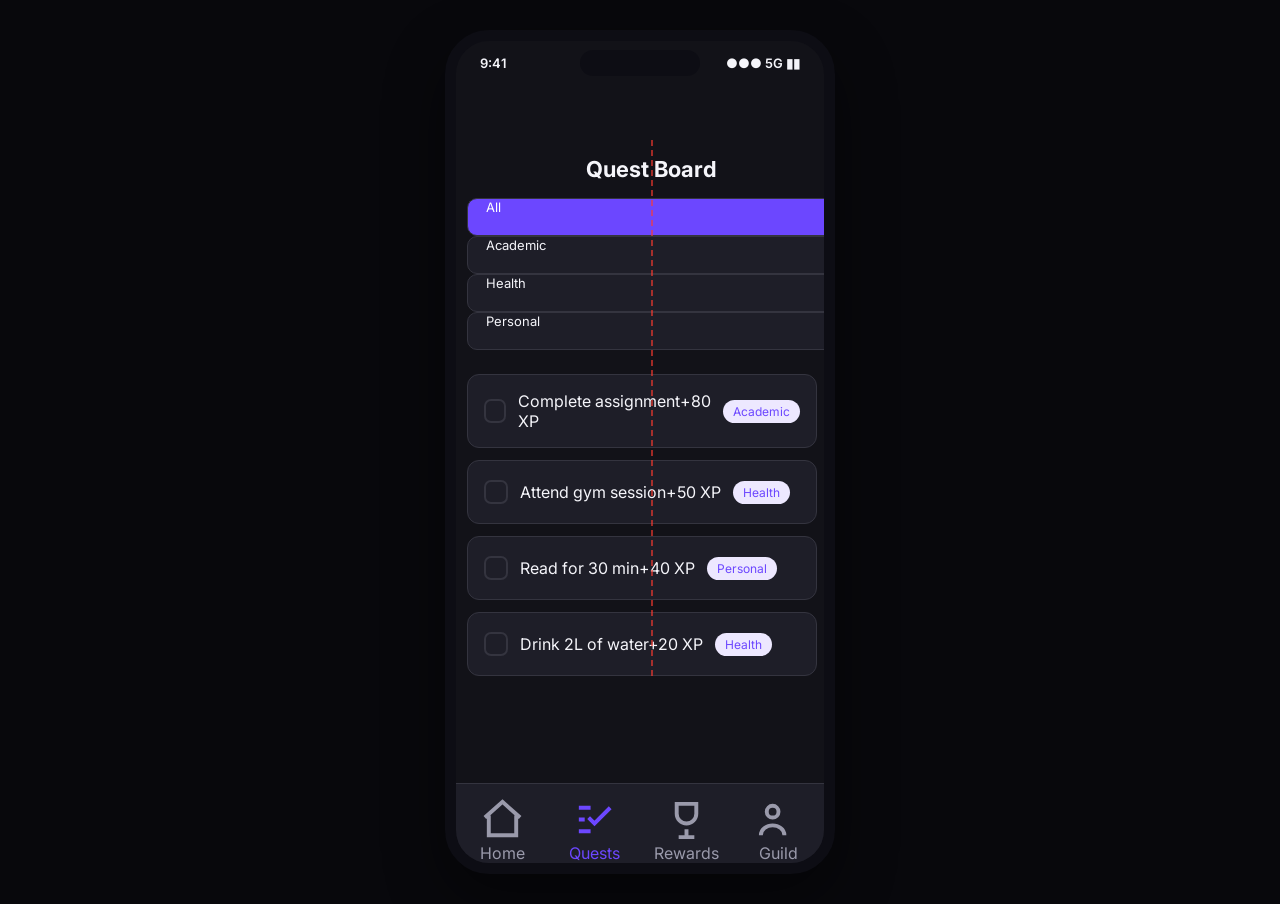
<file: screens/08_L2_Balance.html>
<!DOCTYPE html>
<html lang="en">
<head>
<meta charset="UTF-8">
<meta name="viewport" content="width=device-width, initial-scale=1.0">
<title>LevelUpLife - Hi-Fi Prototype Screens</title>
<link rel="preconnect" href="https://fonts.googleapis.com">
<link rel="preconnect" href="https://fonts.gstatic.com" crossorigin>
<link href="https://fonts.googleapis.com/css2?family=Inter:wght@400;500;600;700&display=swap" rel="stylesheet">
<link rel="stylesheet" href="../styles.css">
</head><body style='background:#08080C;padding:30px;display:flex;justify-content:center;'><div class='board' style='padding:0;'><div class='screen-wrap'>
<div class="screen-wrap">
  <div class="phone" id="L2">
    <div class="notch"></div>
    <div class="statusbar"><span>9:41</span><span class="right">●●● 5G ▮▮</span></div>
    <div class="scr" style="position:relative;">
      <div class="pad" style="padding-top:16px;"><div class="title" style="text-align:center;">Quest Board</div></div>
      <div class="pad filter-row" style="margin-top:16px;justify-content:space-between;"><div class="pill active">All</div><div class="pill">Academic</div><div class="pill">Health</div><div class="pill">Personal</div></div>
      <div style="display:flex;flex-direction:column;gap:12px;margin-top:24px;">
        <div class="quest-card"><div class="checkbox"></div><div class="qc-mid"><span class="body-strong">Complete assignment</span><span class="qc-xp"><span class="gold">+80 XP</span></span></div><span class="tag">Academic</span></div>
        <div class="quest-card"><div class="checkbox"></div><div class="qc-mid"><span class="body-strong">Attend gym session</span><span class="qc-xp"><span class="gold">+50 XP</span></span></div><span class="tag">Health</span></div>
        <div class="quest-card"><div class="checkbox"></div><div class="qc-mid"><span class="body-strong">Read for 30 min</span><span class="qc-xp"><span class="gold">+40 XP</span></span></div><span class="tag">Personal</span></div>
        <div class="quest-card"><div class="checkbox"></div><div class="qc-mid"><span class="body-strong">Drink 2L of water</span><span class="qc-xp"><span class="gold">+20 XP</span></span></div><span class="tag">Health</span></div>
      </div>
      <!-- centre line -->
      <div style="position:absolute;top:0;bottom:0;left:50%;width:0;border-left:2px dashed rgba(255,59,48,.6);"></div>
    </div>
    <div class="navbar">
      <div class="nav-tab"><svg viewBox="0 0 24 24" fill="none" stroke="currentColor" stroke-width="2"><path d="M3 11l9-8 9 8M5 10v10h14V10"/></svg><span>Home</span></div>
      <div class="nav-tab active"><svg viewBox="0 0 24 24" fill="none" stroke="currentColor" stroke-width="2"><path d="M9 11l3 3 8-8M4 6h6M4 12h3M4 18h6"/></svg><span>Quests</span></div>
      <div class="nav-tab"><svg viewBox="0 0 24 24" fill="none" stroke="currentColor" stroke-width="2"><path d="M8 21h8M12 17v4M7 4h10v5a5 5 0 01-10 0V4z"/></svg><span>Rewards</span></div>
      <div class="nav-tab"><svg viewBox="0 0 24 24" fill="none" stroke="currentColor" stroke-width="2"><circle cx="9" cy="8" r="3"/><path d="M3 20c0-3 3-5 6-5s6 2 6 5"/></svg><span>Guild</span></div>
    </div>
  </div>
  
</div>

</div></div></body></html>
</file>
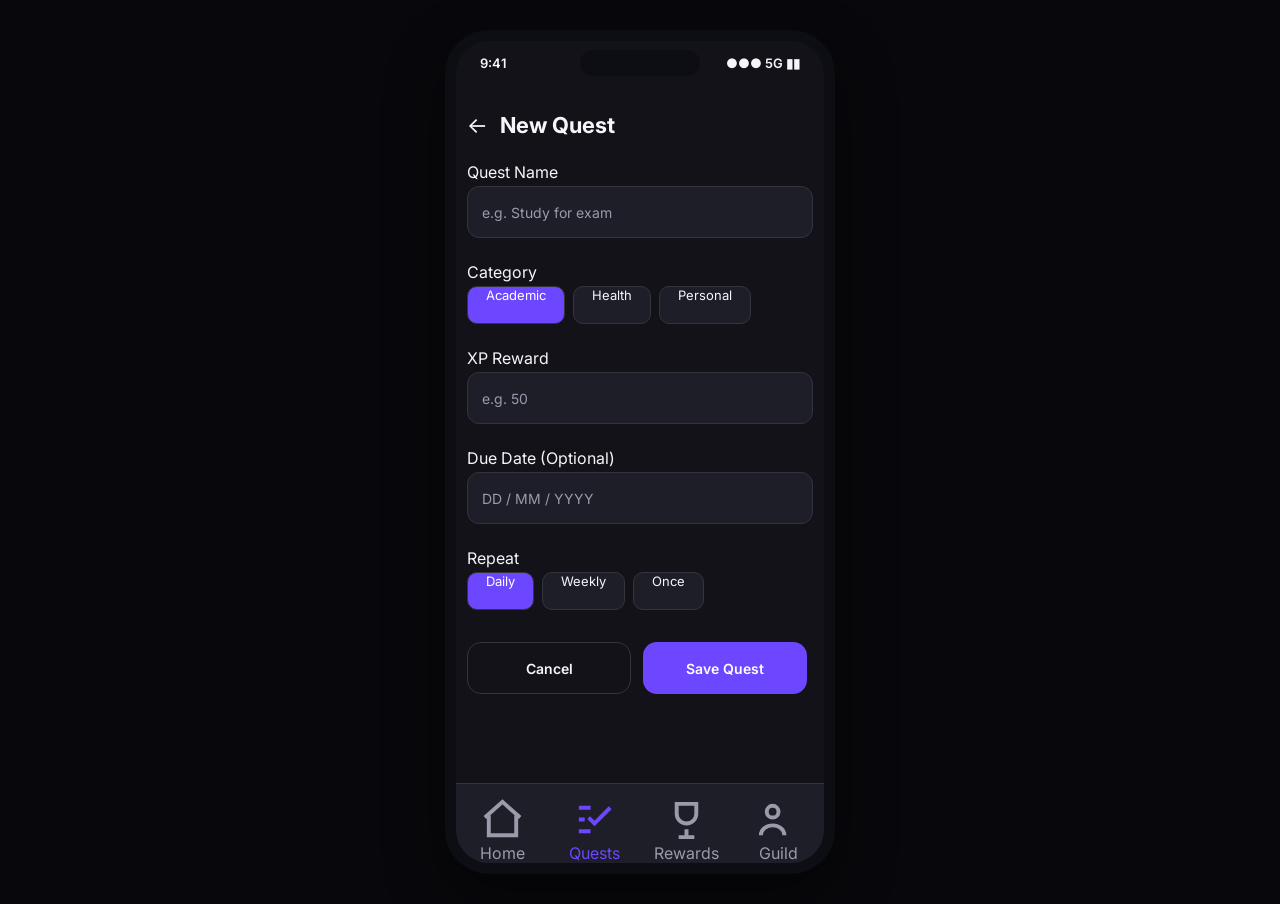
<file: screens/09_L3_Proximity.html>
<!DOCTYPE html>
<html lang="en">
<head>
<meta charset="UTF-8">
<meta name="viewport" content="width=device-width, initial-scale=1.0">
<title>LevelUpLife - Hi-Fi Prototype Screens</title>
<link rel="preconnect" href="https://fonts.googleapis.com">
<link rel="preconnect" href="https://fonts.gstatic.com" crossorigin>
<link href="https://fonts.googleapis.com/css2?family=Inter:wght@400;500;600;700&display=swap" rel="stylesheet">
<link rel="stylesheet" href="../styles.css">
</head><body style='background:#08080C;padding:30px;display:flex;justify-content:center;'><div class='board' style='padding:0;'><div class='screen-wrap'>
<div class="screen-wrap">
  <div class="phone" id="L3">
    <div class="notch"></div>
    <div class="statusbar"><span>9:41</span><span class="right">●●● 5G ▮▮</span></div>
    <div class="scr">
      <div class="pad" style="padding-top:16px;display:flex;align-items:center;gap:12px;">
        <span style="font-size:22px;">←</span><div class="title">New Quest</div>
      </div>
      <div class="pad" style="margin-top:24px;display:flex;flex-direction:column;gap:24px;">
        <!-- Group A -->
        <div style="display:flex;flex-direction:column;gap:4px;">
          <span class="form-label">Quest Name</span>
          <div style="height:52px;background:var(--surface);border:1px solid var(--border);border-radius:12px;display:flex;align-items:center;padding:0 14px;color:var(--text-secondary);font-size:14px;">e.g. Study for exam</div>
        </div>
        <!-- Group B -->
        <div style="display:flex;flex-direction:column;gap:4px;">
          <span class="form-label">Category</span>
          <div style="display:flex;gap:8px;"><div class="pill active">Academic</div><div class="pill">Health</div><div class="pill">Personal</div></div>
        </div>
        <!-- Group C -->
        <div style="display:flex;flex-direction:column;gap:4px;">
          <span class="form-label">XP Reward</span>
          <div style="height:52px;background:var(--surface);border:1px solid var(--border);border-radius:12px;display:flex;align-items:center;padding:0 14px;color:var(--text-secondary);font-size:14px;">e.g. 50</div>
        </div>
        <!-- Group D -->
        <div style="display:flex;flex-direction:column;gap:4px;">
          <span class="form-label">Due Date (Optional)</span>
          <div style="height:52px;background:var(--surface);border:1px solid var(--border);border-radius:12px;display:flex;align-items:center;padding:0 14px;color:var(--text-secondary);font-size:14px;">DD / MM / YYYY</div>
        </div>
        <!-- Group E -->
        <div style="display:flex;flex-direction:column;gap:4px;">
          <span class="form-label">Repeat</span>
          <div style="display:flex;gap:8px;"><div class="pill active">Daily</div><div class="pill">Weekly</div><div class="pill">Once</div></div>
        </div>
        <!-- actions -->
        <div style="display:flex;gap:12px;margin-top:8px;">
          <div class="btn btn-ghost" style="width:164px;">Cancel</div>
          <div class="btn btn-primary" style="width:164px;">Save Quest</div>
        </div>
      </div>
    </div>
    <div class="navbar">
      <div class="nav-tab"><svg viewBox="0 0 24 24" fill="none" stroke="currentColor" stroke-width="2"><path d="M3 11l9-8 9 8M5 10v10h14V10"/></svg><span>Home</span></div>
      <div class="nav-tab active"><svg viewBox="0 0 24 24" fill="none" stroke="currentColor" stroke-width="2"><path d="M9 11l3 3 8-8M4 6h6M4 12h3M4 18h6"/></svg><span>Quests</span></div>
      <div class="nav-tab"><svg viewBox="0 0 24 24" fill="none" stroke="currentColor" stroke-width="2"><path d="M8 21h8M12 17v4M7 4h10v5a5 5 0 01-10 0V4z"/></svg><span>Rewards</span></div>
      <div class="nav-tab"><svg viewBox="0 0 24 24" fill="none" stroke="currentColor" stroke-width="2"><circle cx="9" cy="8" r="3"/><path d="M3 20c0-3 3-5 6-5s6 2 6 5"/></svg><span>Guild</span></div>
    </div>
  </div>
  
</div>

</div></div></body></html>
</file>
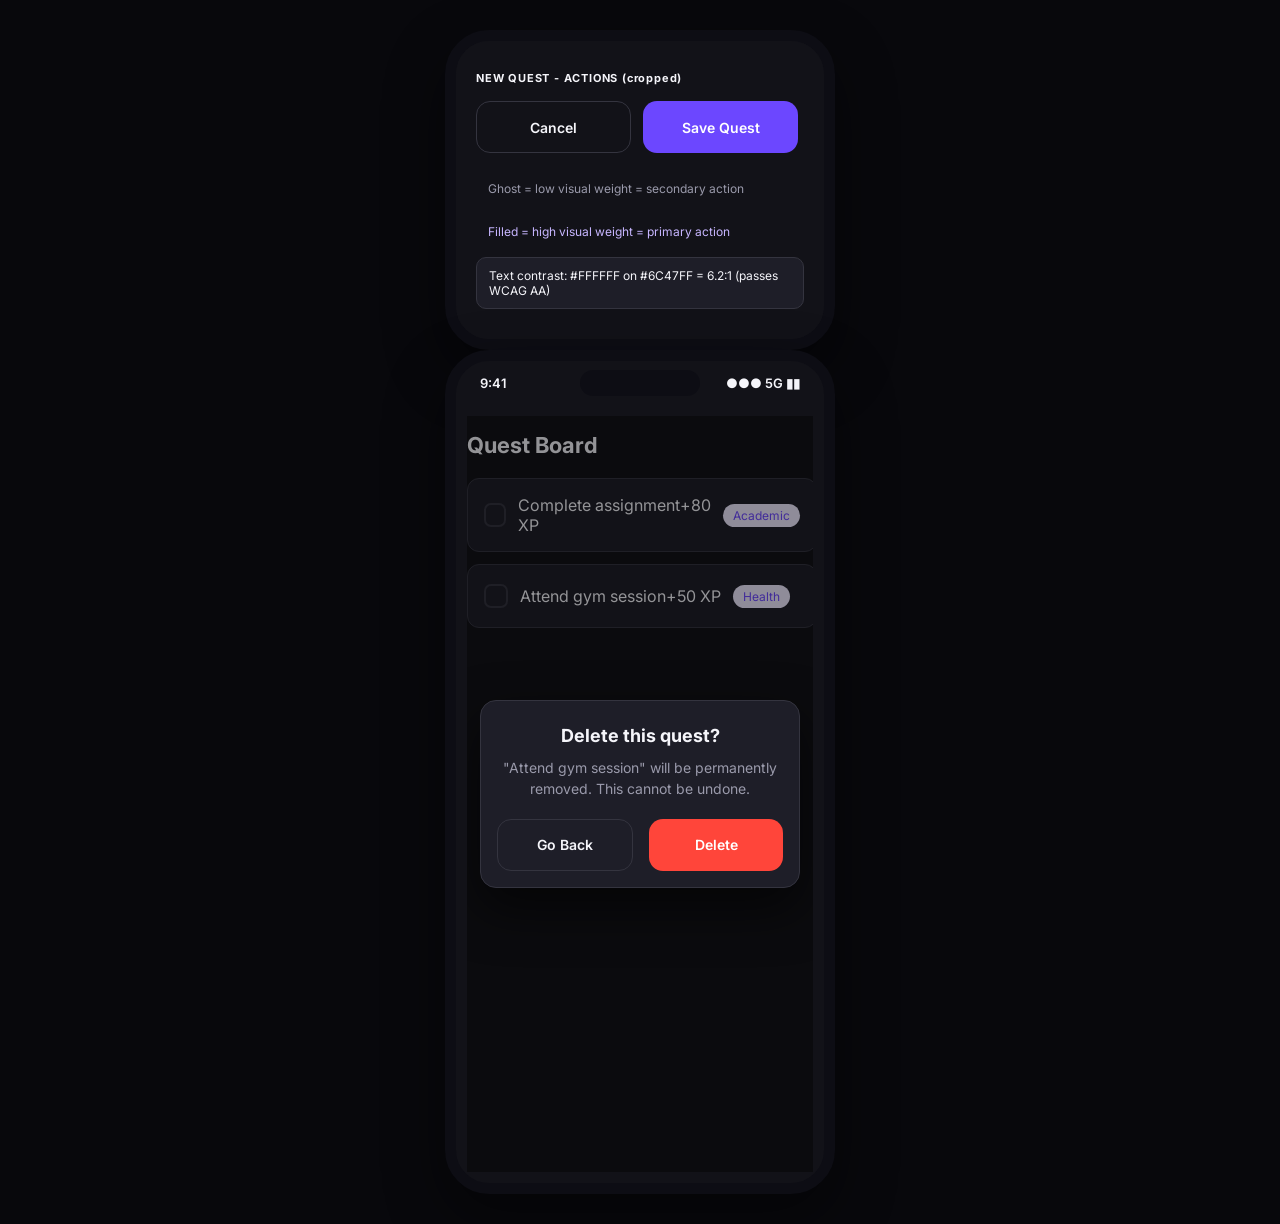
<file: screens/10_L4_Contrast.html>
<!DOCTYPE html>
<html lang="en">
<head>
<meta charset="UTF-8">
<meta name="viewport" content="width=device-width, initial-scale=1.0">
<title>LevelUpLife - Hi-Fi Prototype Screens</title>
<link rel="preconnect" href="https://fonts.googleapis.com">
<link rel="preconnect" href="https://fonts.gstatic.com" crossorigin>
<link href="https://fonts.googleapis.com/css2?family=Inter:wght@400;500;600;700&display=swap" rel="stylesheet">
<link rel="stylesheet" href="../styles.css">
</head><body style='background:#08080C;padding:30px;display:flex;justify-content:center;'><div class='board' style='padding:0;'><div class='screen-wrap'>
<div class="screen-wrap">
  <div class="pair">
    <!-- Frame A cropped CTA -->
    <div class="phone small" id="L4A" style="height:auto;min-height:300px;">
      <div style="padding:30px 20px;background:var(--bg-app);border-radius:30px;">
        <div class="sec-label" style="margin-bottom:16px;">NEW QUEST - ACTIONS (cropped)</div>
        <div style="display:flex;gap:12px;">
          <div class="btn btn-ghost" style="width:155px;">Cancel</div>
          <div class="btn btn-primary" style="width:155px;">Save Quest</div>
        </div>
        <div style="margin-top:18px;background:var(--surface-2);border-radius:10px;padding:10px 12px;font-size:12px;color:var(--text-secondary);">Ghost = low visual weight = secondary action</div>
        <div style="margin-top:8px;background:var(--purple-tint);border-radius:10px;padding:10px 12px;font-size:12px;color:#C7B6FF;">Filled = high visual weight = primary action</div>
        <div style="margin-top:8px;background:var(--surface);border:1px solid var(--border);border-radius:10px;padding:10px 12px;font-size:12px;color:var(--text-primary);">Text contrast: #FFFFFF on #6C47FF = 6.2:1 (passes WCAG AA)</div>
      </div>
    </div>
    <!-- Frame B delete modal -->
    <div class="phone small" id="L4B">
      <div class="notch"></div>
      <div class="statusbar"><span>9:41</span><span class="right">●●● 5G ▮▮</span></div>
      <div class="scr">
        <div class="pad" style="padding-top:16px;"><div class="title">Quest Board</div></div>
        <div style="display:flex;flex-direction:column;gap:12px;margin-top:20px;">
          <div class="quest-card"><div class="checkbox"></div><div class="qc-mid"><span class="body-strong">Complete assignment</span><span class="qc-xp"><span class="gold">+80 XP</span></span></div><span class="tag">Academic</span></div>
          <div class="quest-card"><div class="checkbox"></div><div class="qc-mid"><span class="body-strong">Attend gym session</span><span class="qc-xp"><span class="gold">+50 XP</span></span></div><span class="tag">Health</span></div>
        </div>
        <div style="position:absolute;inset:0;background:rgba(0,0,0,.4);display:flex;align-items:center;justify-content:center;">
          <div style="width:320px;background:var(--surface);border:1px solid var(--border);border-radius:16px;box-shadow:0 20px 50px rgba(0,0,0,.6);padding:24px 16px 16px;display:flex;flex-direction:column;align-items:center;">
            <div style="font-size:18px;font-weight:700;text-align:center;">Delete this quest?</div>
            <div style="font-size:14px;color:var(--text-secondary);text-align:center;margin-top:12px;line-height:1.45;">"Attend gym session" will be permanently removed. This cannot be undone.</div>
            <div style="display:flex;gap:16px;margin-top:20px;width:100%;">
              <div class="btn btn-ghost" style="flex:1;width:auto;">Go Back</div>
              <div class="btn btn-danger" style="flex:1;border-radius:14px;">Delete</div>
            </div>
          </div>
        </div>
      </div>
    </div>
  </div>
  </div>

</div></div></body></html>
</file>
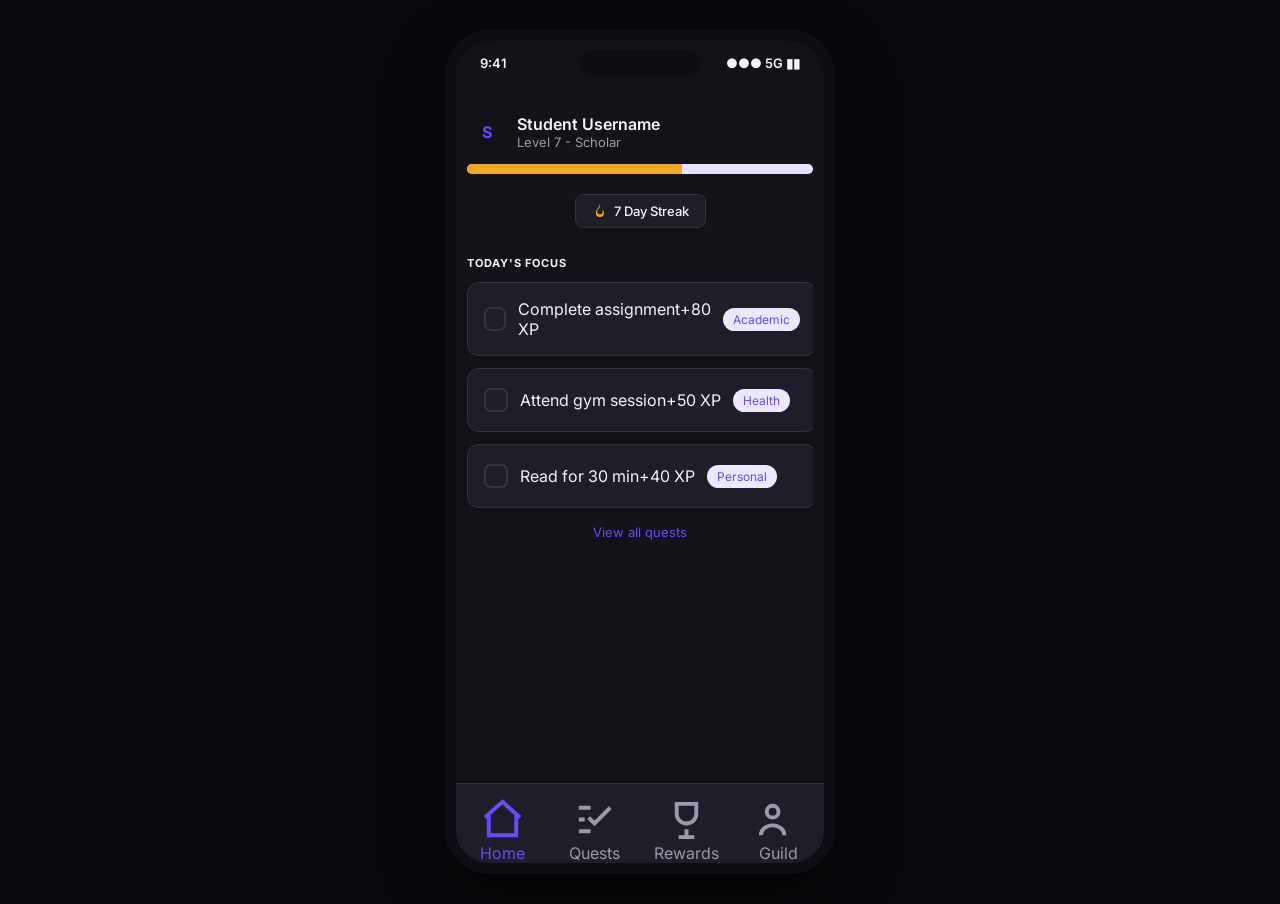
<file: screens/11_L5_WhiteSpace.html>
<!DOCTYPE html>
<html lang="en">
<head>
<meta charset="UTF-8">
<meta name="viewport" content="width=device-width, initial-scale=1.0">
<title>LevelUpLife - Hi-Fi Prototype Screens</title>
<link rel="preconnect" href="https://fonts.googleapis.com">
<link rel="preconnect" href="https://fonts.gstatic.com" crossorigin>
<link href="https://fonts.googleapis.com/css2?family=Inter:wght@400;500;600;700&display=swap" rel="stylesheet">
<link rel="stylesheet" href="../styles.css">
</head><body style='background:#08080C;padding:30px;display:flex;justify-content:center;'><div class='board' style='padding:0;'><div class='screen-wrap'>
<div class="screen-wrap">
  <div class="phone" id="L5">
    <div class="notch"></div>
    <div class="statusbar"><span>9:41</span><span class="right">●●● 5G ▮▮</span></div>
    <div class="scr">
      <div class="pad" style="padding-top:16px;display:flex;align-items:center;gap:10px;">
        <div style="width:40px;height:40px;border-radius:50%;background:var(--purple-tint);display:flex;align-items:center;justify-content:center;color:var(--purple-500);font-weight:700;">S</div>
        <div><div style="font-size:16px;font-weight:600;">Student Username</div><div style="font-size:13px;color:var(--text-secondary);">Level 7 - Scholar</div></div>
      </div>
      <div class="pad" style="margin-top:12px;"><div class="xpbar" style="width:100%;"><div class="fill" style="width:62%;"></div></div></div>
      <div style="display:flex;justify-content:center;margin-top:20px;">
        <div style="display:flex;align-items:center;gap:6px;background:var(--surface);border:1px solid var(--border);height:34px;padding:0 16px;border-radius:8px;font-size:13px;font-weight:500;"><svg width="16" height="16" viewBox="0 0 24 24" fill="var(--gold-400)" stroke="none"><path d="M12 2c1 3-1 5-2 6.5C8.5 10 8 11.5 8 13a4 4 0 008 0c0-1.2-.4-2.3-1-3.2.8.4 1.5 1 2 1.9.6 1 .9 2.1.9 3.3a6 6 0 11-12 0c0-2.4 1.2-4.3 2.5-6C9.8 6.5 11 4.7 12 2z"/></svg> 7 Day Streak</div>
      </div>
      <div class="pad" style="margin-top:28px;"><div class="sec-label">TODAY'S FOCUS</div></div>
      <div style="display:flex;flex-direction:column;gap:12px;margin-top:12px;">
        <div class="quest-card"><div class="checkbox"></div><div class="qc-mid"><span class="body-strong">Complete assignment</span><span class="qc-xp"><span class="gold">+80 XP</span></span></div><span class="tag">Academic</span></div>
        <div class="quest-card"><div class="checkbox"></div><div class="qc-mid"><span class="body-strong">Attend gym session</span><span class="qc-xp"><span class="gold">+50 XP</span></span></div><span class="tag">Health</span></div>
        <div class="quest-card"><div class="checkbox"></div><div class="qc-mid"><span class="body-strong">Read for 30 min</span><span class="qc-xp"><span class="gold">+40 XP</span></span></div><span class="tag">Personal</span></div>
      </div>
      <div style="text-align:center;margin-top:16px;font-size:13px;color:var(--purple-500);">View all quests</div>
      <!-- deliberate empty space -->
    </div>
    <div class="navbar">
      <div class="nav-tab active"><svg viewBox="0 0 24 24" fill="none" stroke="currentColor" stroke-width="2"><path d="M3 11l9-8 9 8M5 10v10h14V10"/></svg><span>Home</span></div>
      <div class="nav-tab"><svg viewBox="0 0 24 24" fill="none" stroke="currentColor" stroke-width="2"><path d="M9 11l3 3 8-8M4 6h6M4 12h3M4 18h6"/></svg><span>Quests</span></div>
      <div class="nav-tab"><svg viewBox="0 0 24 24" fill="none" stroke="currentColor" stroke-width="2"><path d="M8 21h8M12 17v4M7 4h10v5a5 5 0 01-10 0V4z"/></svg><span>Rewards</span></div>
      <div class="nav-tab"><svg viewBox="0 0 24 24" fill="none" stroke="currentColor" stroke-width="2"><circle cx="9" cy="8" r="3"/><path d="M3 20c0-3 3-5 6-5s6 2 6 5"/></svg><span>Guild</span></div>
    </div>
  </div>
  </div>

</div></div></body></html>
</file>
<file: styles.css>
:root{
  --purple-500:#6C47FF;
  --purple-100:#EDE8FF;
  --gold-400:#F5A623;
  --bg-app:#121218;
  --surface:#1E1E28;
  --text-primary:#F5F5FA;
  --text-secondary:#9A9AAB;
  --success:#30D158;
  --danger:#FF453A;
  --border:#34343F;
}
*{margin:0;padding:0;box-sizing:border-box;font-family:'Inter',sans-serif;-webkit-font-smoothing:antialiased;}
body{background:var(--bg-app);color:var(--text-primary);}

.phone{width:390px;height:844px;background:var(--bg-app);border-radius:44px;border:11px solid #0d0d14;box-shadow:0 24px 60px rgba(0,0,0,.45);position:relative;overflow:hidden;}
.statusbar{height:44px;display:flex;align-items:center;justify-content:space-between;padding:0 24px;font-size:13px;font-weight:600;}
.notch{position:absolute;top:9px;left:50%;transform:translateX(-50%);width:120px;height:26px;background:#0d0d14;border-radius:14px;z-index:30;}
.scr{position:absolute;inset:11px;top:55px;bottom:11px;overflow:hidden;}

.title{font-size:22px;font-weight:700;}
.sec-header{font-size:16px;font-weight:700;}
.sec-label{font-size:11px;font-weight:700;letter-spacing:.8px;}

.quest-card{width:350px;min-height:64px;background:var(--surface);border:1px solid var(--border);border-radius:12px;display:flex;align-items:center;gap:12px;padding:16px;}
.checkbox{width:24px;height:24px;border:2px solid var(--border);border-radius:7px;}
.tag{font-size:12px;background:var(--purple-100);color:var(--purple-500);padding:4px 10px;border-radius:20px;}

.btn{height:52px;border-radius:14px;font-size:14px;font-weight:600;display:flex;align-items:center;justify-content:center;}
.btn-primary{background:var(--purple-500);color:#fff;}
.btn-ghost{background:transparent;border:1.5px solid var(--border);}
.btn-danger{background:var(--danger);color:#fff;}

.xpbar{width:350px;height:10px;background:#E5E3FF;border-radius:5px;overflow:hidden;}
.xpbar .fill{height:100%;background:var(--gold-400);}

.navbar{position:absolute;bottom:0;left:0;right:0;height:80px;background:var(--surface);border-top:1px solid var(--border);display:flex;}
.nav-tab{flex:1;display:flex;flex-direction:column;align-items:center;padding-top:12px;color:var(--text-secondary);}
.nav-tab.active{color:var(--purple-500);}

.pill{height:38px;padding:0 18px;border-radius:10px;font-size:13px;background:var(--surface);border:1.5px solid var(--border);}
.pill.active{background:var(--purple-500);color:#fff;}

.fab{position:absolute;width:56px;height:56px;border-radius:50%;background:var(--purple-500);color:#fff;right:20px;bottom:104px;}
</file>
